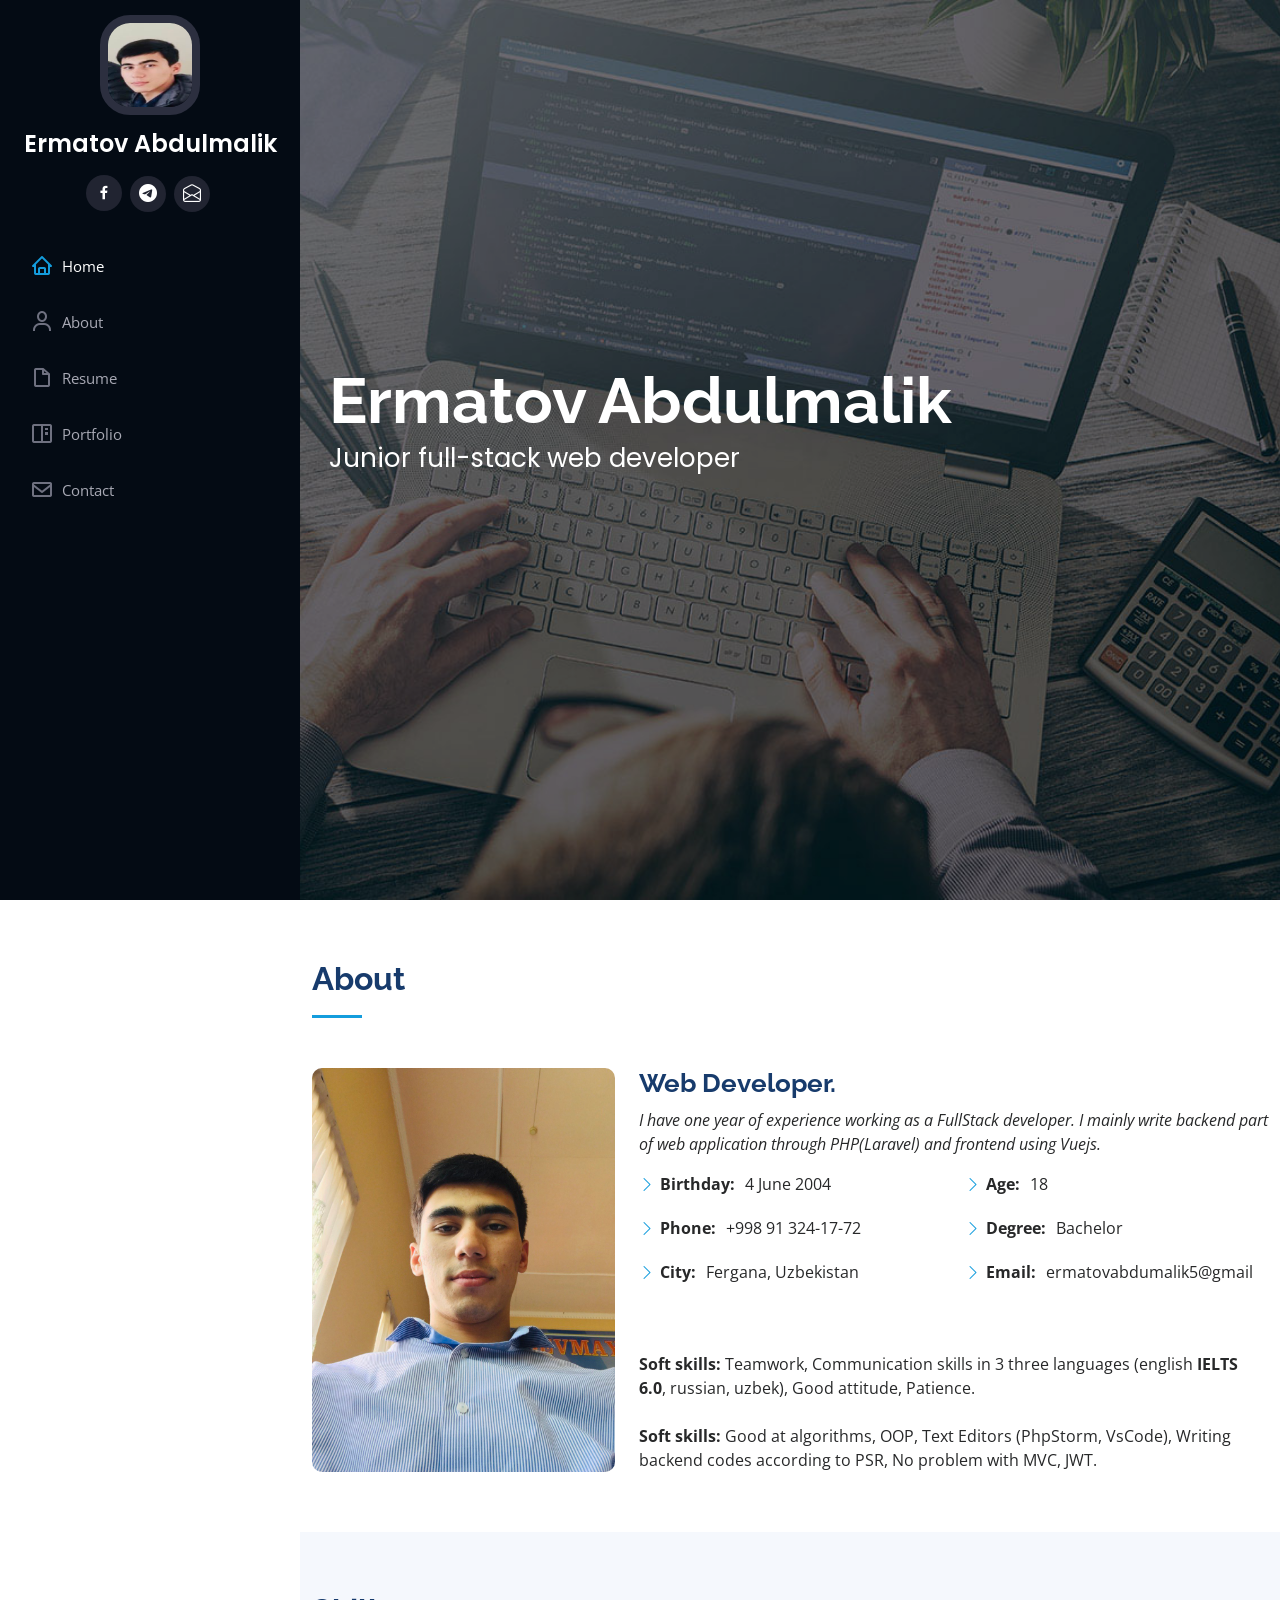
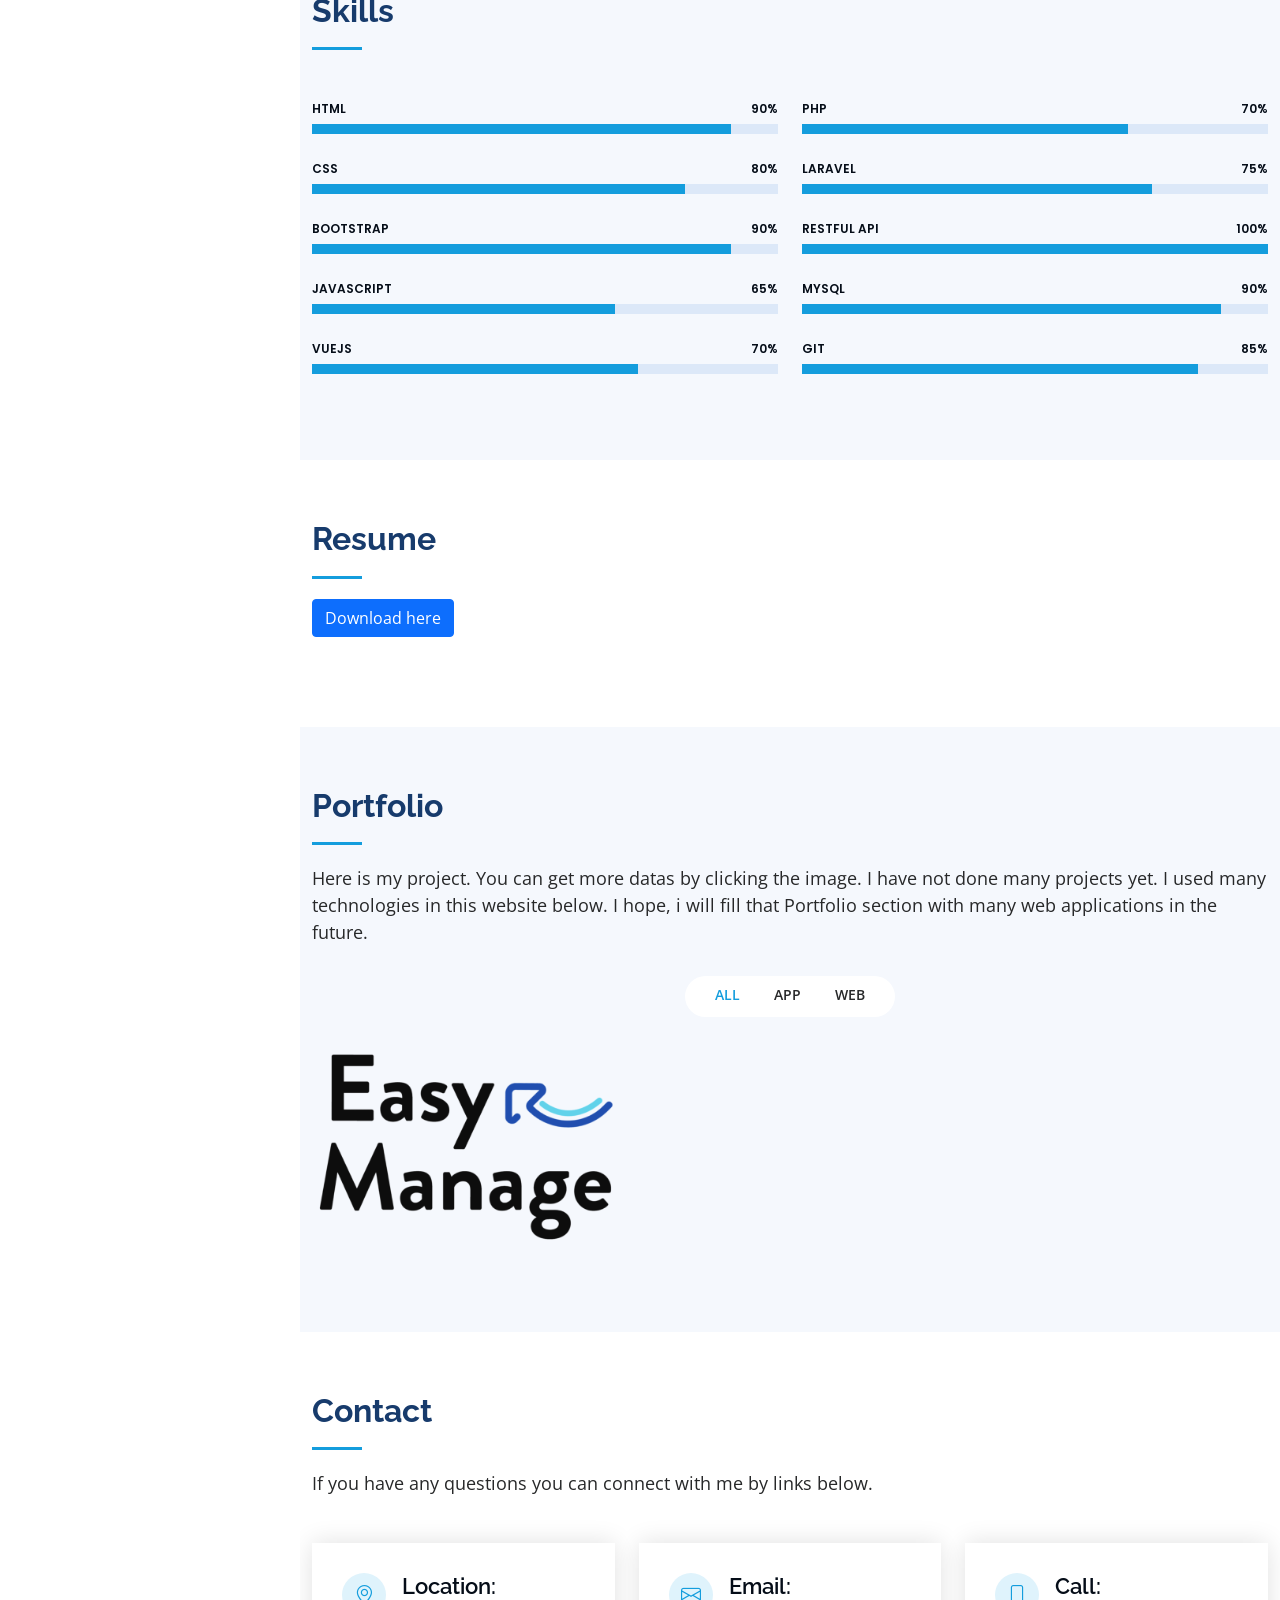
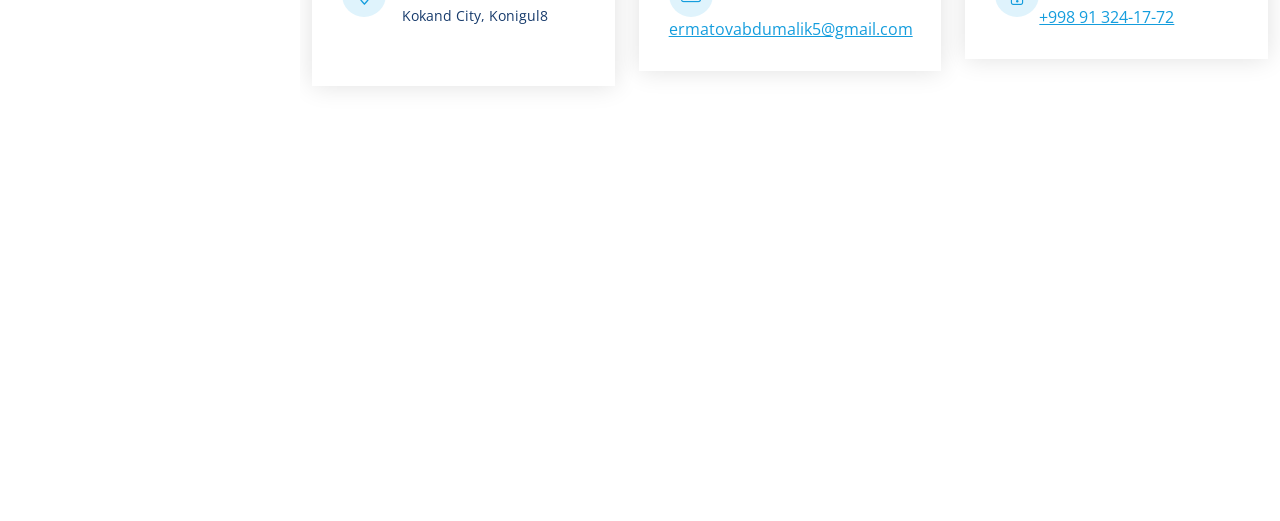
<file: index.html>
<!DOCTYPE html>
<html lang="en">

<head>
  <meta charset="utf-8">
  <meta content="width=device-width, initial-scale=1.0" name="viewport">

  <title>Abdulmalik</title>
  <meta content="" name="description">
  <meta content="" name="keywords">

  <!-- Favicons -->

  <!-- Google Fonts -->
  <link href="https://fonts.googleapis.com/css?family=Open+Sans:300,300i,400,400i,600,600i,700,700i|Raleway:300,300i,400,400i,500,500i,600,600i,700,700i|Poppins:300,300i,400,400i,500,500i,600,600i,700,700i" rel="stylesheet">

  <!-- Vendor CSS Files -->
  <link href="assets/vendor/aos/aos.css" rel="stylesheet">
  <link href="assets/vendor/bootstrap/css/bootstrap.min.css" rel="stylesheet">
  <link href="assets/vendor/bootstrap-icons/bootstrap-icons.css" rel="stylesheet">
  <link href="assets/vendor/boxicons/css/boxicons.min.css" rel="stylesheet">
  <link href="assets/vendor/glightbox/css/glightbox.min.css" rel="stylesheet">
  <link href="assets/vendor/swiper/swiper-bundle.min.css" rel="stylesheet">

  <!-- Template Main CSS File -->
  <link href="assets/css/style.css" rel="stylesheet">

  <!-- =======================================================
  * Template Name: iPortfolio - v3.7.0
  * Template URL: https://bootstrapmade.com/iportfolio-bootstrap-portfolio-websites-template/
  * Author: BootstrapMade.com
  * License: https://bootstrapmade.com/license/
  ======================================================== -->
</head>

<body>

  <!-- ======= Mobile nav toggle button ======= -->
  <i class="bi bi-list mobile-nav-toggle d-xl-none"></i>

  <!-- ======= Header ======= -->
  <header id="header">
    <div class="d-flex flex-column">

      <div class="profile">
        <img src="assets/img/me2.jpg" alt="" class="img-fluid" style="border-radius:30px; height:100px; width:100px">
        <h1 class="text-light"><a href="index.html">Ermatov Abdulmalik</a></h1>
        <div class="social-links mt-3 text-center">
          <a href="https://www.facebook.com/profile.php?id=100048921188845" class="facebook"><i class="bx bxl-facebook"></i></a>
          <a href="https://telegram.me/Abdulmalik2004" class="telegram"><i class="bi bi-telegram"></i></i></a>
          <a href="mailto:ermatovabdumalik5@gmail.com" class="instagram"><i class="bi bi-envelope-open"></i></i></a>
          
        </div>
      </div>

      <nav id="navbar" class="nav-menu navbar">
        <ul>
          <li><a href="#hero" class="nav-link scrollto active"><i class="bx bx-home"></i> <span>Home</span></a></li>
          <li><a href="#about" class="nav-link scrollto"><i class="bx bx-user"></i> <span>About</span></a></li>
          <li><a href="#resume" class="nav-link scrollto"><i class="bx bx-file-blank"></i> <span>Resume</span></a></li>
          <li><a href="#portfolio" class="nav-link scrollto"><i class="bx bx-book-content"></i> <span>Portfolio</span></a></li>
          <li><a href="#contact" class="nav-link scrollto"><i class="bx bx-envelope"></i> <span>Contact</span></a></li>
        </ul>
      </nav><!-- .nav-menu -->
    </div>
  </header><!-- End Header -->

  <!-- ======= Hero Section ======= -->
  <section id="hero" class="d-flex flex-column justify-content-center align-items-center">
    <div class="hero-container" data-aos="fade-in">
      <h1>Ermatov Abdulmalik</h1>
      <p>Junior full-stack web developer</p>
    </div>
  </section><!-- End Hero -->

  <main id="main">

    <!-- ======= About Section ======= -->
    <section id="about" class="about">
      <div class="container">

        <div class="section-title">
          <h2>About</h2>
          <p></p>
        </div>

        <div class="row">
          <div class="col-lg-4" data-aos="fade-right">
            <img src="assets/img/jp.jpg" class="img-fluid" alt="" style="border-radius:10px; ">
          </div>
          <div class="col-lg-8 pt-4 pt-lg-0 content" data-aos="fade-left">
            <h3> Web Developer.</h3>
            <p class="fst-italic">
              I have one year of experience working as a FullStack developer. I mainly
              write backend part of web application through PHP(Laravel) and frontend
              using Vuejs. 
            </p>
            <div class="row">
              <div class="col-lg-6">
                <ul>
                  <li><i class="bi bi-chevron-right"></i> <strong>Birthday:</strong> <span>4 June 2004</span></li>
                  <li><i class="bi bi-chevron-right"></i> <strong>Phone:</strong> <span>+998 91 324-17-72</span></li>
                  <li><i class="bi bi-chevron-right"></i> <strong>City:</strong> <span>Fergana, Uzbekistan</span></li>
                </ul>
              </div>
              <div class="col-lg-6">
                <ul>
                  <li><i class="bi bi-chevron-right"></i> <strong>Age:</strong> <span>18</span></li>
                  <li><i class="bi bi-chevron-right"></i> <strong>Degree:</strong> <span>Bachelor</span></li>
                  <li><i class="bi bi-chevron-right"></i> <strong>Email:</strong> <span>ermatovabdumalik5@gmail</span></li>
                </ul> <br><br>
              </div>
            </div>

            

            <p >
              <b>Soft skills:</b> Teamwork, Communication skills in 3 three languages (english <b>IELTS 6.0</b>, russian, uzbek), Good attitude, Patience. <br><br>
              <b>Soft skills:</b> Good at algorithms, OOP, Text Editors (PhpStorm, VsCode), Writing backend codes according to PSR, No problem with MVC, JWT.
            </p>
          </div>
        </div>

      </div>
    </section><!-- End About Section -->


    <!-- ======= Skills Section ======= -->
    <section id="skills" class="skills section-bg">
      <div class="container">

        <div class="section-title">
          <h2>Skills</h2>
        </div>

        <div class="row skills-content">

          <div class="col-lg-6" data-aos="fade-up">

            <div class="progress">
              <span class="skill">HTML <i class="val">90%</i></span>
              <div class="progress-bar-wrap">
                <div class="progress-bar" role="progressbar" aria-valuenow="90" aria-valuemin="0" aria-valuemax="100"></div>
              </div>
            </div>

            <div class="progress">
              <span class="skill">CSS <i class="val">80%</i></span>
              <div class="progress-bar-wrap">
                <div class="progress-bar" role="progressbar" aria-valuenow="80" aria-valuemin="0" aria-valuemax="100"></div>
              </div>
            </div>

            <div class="progress">
              <span class="skill">Bootstrap <i class="val">90%</i></span>
              <div class="progress-bar-wrap">
                <div class="progress-bar" role="progressbar" aria-valuenow="90" aria-valuemin="0" aria-valuemax="100"></div>
              </div>
            </div>

            <div class="progress">
              <span class="skill">JavaScript <i class="val">65%</i></span>
              <div class="progress-bar-wrap">
                <div class="progress-bar" role="progressbar" aria-valuenow="65" aria-valuemin="0" aria-valuemax="100"></div>
              </div>
            </div>

            <div class="progress">
              <span class="skill">VueJs <i class="val">70%</i></span>
              <div class="progress-bar-wrap">
                <div class="progress-bar" role="progressbar" aria-valuenow="70" aria-valuemin="0" aria-valuemax="100"></div>
              </div>
            </div>

          </div>

          <div class="col-lg-6" data-aos="fade-up" data-aos-delay="100">

            <div class="progress">
              <span class="skill">PHP <i class="val">70%</i></span>
              <div class="progress-bar-wrap">
                <div class="progress-bar" role="progressbar" aria-valuenow="70" aria-valuemin="0" aria-valuemax="100"></div>
              </div>
            </div>

            <div class="progress">
              <span class="skill">Laravel <i class="val">75%</i></span>
              <div class="progress-bar-wrap">
                <div class="progress-bar" role="progressbar" aria-valuenow="75" aria-valuemin="0" aria-valuemax="100"></div>
              </div>
            </div>

            <div class="progress">
              <span class="skill">RESTful API <i class="val">100%</i></span>
              <div class="progress-bar-wrap">
                <div class="progress-bar" role="progressbar" aria-valuenow="100" aria-valuemin="0" aria-valuemax="100"></div>
              </div>
            </div>

            <div class="progress">
              <span class="skill">MySql <i class="val">90%</i></span>
              <div class="progress-bar-wrap">
                <div class="progress-bar" role="progressbar" aria-valuenow="90" aria-valuemin="0" aria-valuemax="100"></div>
              </div>
            </div>

            <div class="progress">
              <span class="skill">Git <i class="val">85%</i></span>
              <div class="progress-bar-wrap">
                <div class="progress-bar" role="progressbar" aria-valuenow="85" aria-valuemin="0" aria-valuemax="100"></div>
              </div>
            </div>

          </div>

        </div>

      </div>
    </section><!-- End Skills Section -->

    <!-- ======= Resume Section ======= -->
    <section id="resume" class="resume">
      <div class="container">

        <div class="section-title">
          <h2>Resume</h2>
          <a href="./resume/MyResume.pdf" download="newfilename" class="btn btn-primary">Download here</a>
        </div>
      </div>
    </section><!-- End Resume Section -->

    <!-- ======= Portfolio Section ======= -->
    <section id="portfolio" class="portfolio section-bg">
      <div class="container">

        <div class="section-title">
          <h2>Portfolio</h2>
          <p style="font-size: 18px; ">
            Here is my project. You can get more datas by clicking the image. I have not done many projects yet. 
            I used many technologies in this website below. I hope, i will fill that Portfolio section with many 
            web applications in the future.
          </p>
        </div>

        <div class="row" data-aos="fade-up">
          <div class="col-lg-12 d-flex justify-content-center">
            <ul id="portfolio-flters">
              <li data-filter="*" class="filter-active">All</li>
              <li data-filter=".filter-app">App</li>
              <li data-filter=".filter-app">Web</li>
            </ul>
          </div>
        </div>

        <div class="row portfolio-container" data-aos="fade-up" data-aos-delay="100">


          
          <div class="col-lg-4 col-md-6 portfolio-item filter-app">
            <div class="portfolio-wrap">
              <img src="assets/img/easymanage_home-768x482.png" class="img-fluid" alt="">
              <div class="portfolio-links">
                <a href="assets/img/portfolio/portfolio-1.jpg" data-gallery="portfolioGallery" class="portfolio-lightbox" title="App 1"><i class="bx bx-plus"></i></a>
                <a href="portfolio-details.html" title="More Details"><i class="bx bx-link"></i></a>
              </div>
            </div>
          </div>

          

        </div>

      </div>
    </section><!-- End Portfolio Section -->

  
    <!-- ======= Contact Section ======= -->
    <section id="contact" class="contact">
      <div class="container">

        <div class="section-title">
          <h2>Contact</h2>
          <p style="font-size: 18px; ">
            If you have any questions you can connect with me by links below. 
          </p>
        </div>

        <div class="row" data-aos="fade-in">

          <div class="col-12 col-md-6 col-lg-4 mt-3">
            <div class="info">
              <div class="address">
                <i class="bi bi-geo-alt"></i>
                <h4>Location:</h4>
                <p>Kokand City, Konigul8</p>
              </div>
            </div>
          </div>

          <div class="col-12 col-md-6 col-lg-4 mt-3">
            <div class="info">
              <div class="email">
                <i class="bi bi-envelope"></i>
                <h4>Email:</h4>
                <a href="mailto:ermatovabdumalik5@gmail.com" style="text-decoration: underline;">ermatovabdumalik5@gmail.com</a>
              </div>
            </div>
          </div>

          <div class="col-12 col-md-6 col-lg-4 mt-3">
            <div class="info">
              <div class="phone">
                <i class="bi bi-phone"></i>
                <h4>Call:</h4>
                <a href="tel:+998913241772" style="text-decoration: underline;">+998 91 324-17-72</a>
              </div>
            </div>
          </div>
            <iframe src="https://www.google.com/maps/embed?pb=!1m18!1m12!1m3!1d15795.922281522944!2d70.89944813803152!3d40.523532082928!2m3!1f0!2f0!3f0!3m2!1i1024!2i768!4f13.1!3m3!1m2!1s0x0%3A0xa512531ea426f5ed!2zNDDCsDMxJzI0LjciTiA3MMKwNTUnNTkuNiJF!5e1!3m2!1sru!2s!4v1653456522273!5m2!1sru!2s" frameborder="0" style="border:0; width: 100%; height: 290px; margin-top: 15px;" allowfullscreen></iframe>
        </div>
      </div>
    </section><!-- End Contact Section -->

  </main><!-- End #main -->



  <a href="#" class="back-to-top d-flex align-items-center justify-content-center"><i class="bi bi-arrow-up-short"></i></a>

  <!-- Vendor JS Files -->
  <script src="assets/vendor/purecounter/purecounter.js"></script>
  <script src="assets/vendor/aos/aos.js"></script>
  <script src="assets/vendor/bootstrap/js/bootstrap.bundle.min.js"></script>
  <script src="assets/vendor/glightbox/js/glightbox.min.js"></script>
  <script src="assets/vendor/isotope-layout/isotope.pkgd.min.js"></script>
  <script src="assets/vendor/swiper/swiper-bundle.min.js"></script>
  <script src="assets/vendor/typed.js/typed.min.js"></script>
  <script src="assets/vendor/waypoints/noframework.waypoints.js"></script>
  <script src="assets/vendor/php-email-form/validate.js"></script>

  <!-- Template Main JS File -->
  <script src="assets/js/main.js"></script>

</body>

</html>
</file>
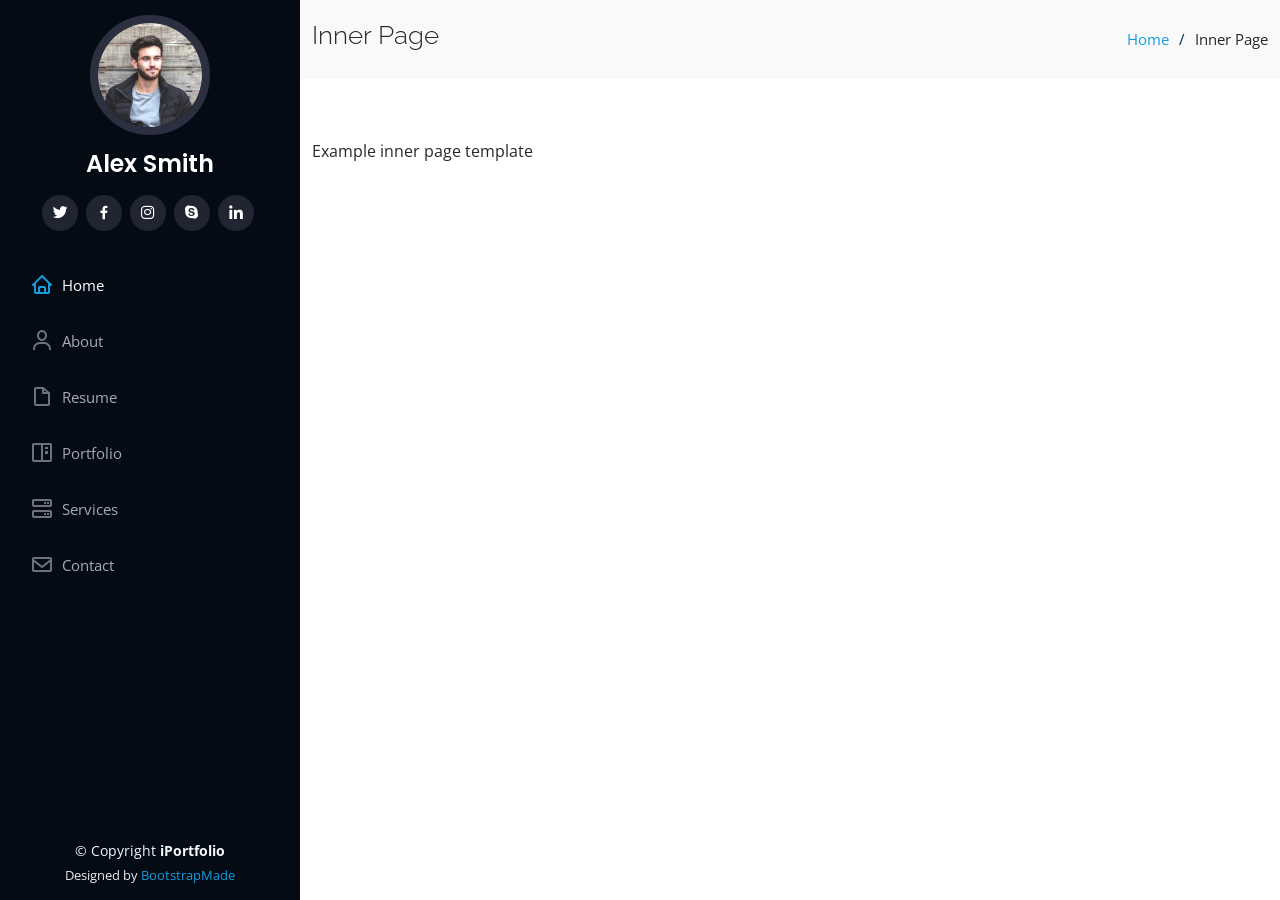
<file: inner-page.html>
<!DOCTYPE html>
<html lang="en">

<head>
  <meta charset="utf-8">
  <meta content="width=device-width, initial-scale=1.0" name="viewport">

  <title>Inner Page - iPortfolio Bootstrap Template</title>
  <meta content="" name="description">
  <meta content="" name="keywords">

  <!-- Favicons -->
  <link href="assets/img/favicon.png" rel="icon">
  <link href="assets/img/apple-touch-icon.png" rel="apple-touch-icon">

  <!-- Google Fonts -->
  <link href="https://fonts.googleapis.com/css?family=Open+Sans:300,300i,400,400i,600,600i,700,700i|Raleway:300,300i,400,400i,500,500i,600,600i,700,700i|Poppins:300,300i,400,400i,500,500i,600,600i,700,700i" rel="stylesheet">

  <!-- Vendor CSS Files -->
  <link href="assets/vendor/aos/aos.css" rel="stylesheet">
  <link href="assets/vendor/bootstrap/css/bootstrap.min.css" rel="stylesheet">
  <link href="assets/vendor/bootstrap-icons/bootstrap-icons.css" rel="stylesheet">
  <link href="assets/vendor/boxicons/css/boxicons.min.css" rel="stylesheet">
  <link href="assets/vendor/glightbox/css/glightbox.min.css" rel="stylesheet">
  <link href="assets/vendor/swiper/swiper-bundle.min.css" rel="stylesheet">

  <!-- Template Main CSS File -->
  <link href="assets/css/style.css" rel="stylesheet">

  <!-- =======================================================
  * Template Name: iPortfolio - v3.7.0
  * Template URL: https://bootstrapmade.com/iportfolio-bootstrap-portfolio-websites-template/
  * Author: BootstrapMade.com
  * License: https://bootstrapmade.com/license/
  ======================================================== -->
</head>

<body>

  <!-- ======= Mobile nav toggle button ======= -->
  <i class="bi bi-list mobile-nav-toggle d-xl-none"></i>

  <!-- ======= Header ======= -->
  <header id="header">
    <div class="d-flex flex-column">

      <div class="profile">
        <img src="assets/img/profile-img.jpg" alt="" class="img-fluid rounded-circle">
        <h1 class="text-light"><a href="index.html">Alex Smith</a></h1>
        <div class="social-links mt-3 text-center">
          <a href="#" class="twitter"><i class="bx bxl-twitter"></i></a>
          <a href="#" class="facebook"><i class="bx bxl-facebook"></i></a>
          <a href="#" class="instagram"><i class="bx bxl-instagram"></i></a>
          <a href="#" class="google-plus"><i class="bx bxl-skype"></i></a>
          <a href="#" class="linkedin"><i class="bx bxl-linkedin"></i></a>
        </div>
      </div>

      <nav id="navbar" class="nav-menu navbar">
        <ul>
          <li><a href="#hero" class="nav-link scrollto active"><i class="bx bx-home"></i> <span>Home</span></a></li>
          <li><a href="#about" class="nav-link scrollto"><i class="bx bx-user"></i> <span>About</span></a></li>
          <li><a href="#resume" class="nav-link scrollto"><i class="bx bx-file-blank"></i> <span>Resume</span></a></li>
          <li><a href="#portfolio" class="nav-link scrollto"><i class="bx bx-book-content"></i> <span>Portfolio</span></a></li>
          <li><a href="#services" class="nav-link scrollto"><i class="bx bx-server"></i> <span>Services</span></a></li>
          <li><a href="#contact" class="nav-link scrollto"><i class="bx bx-envelope"></i> <span>Contact</span></a></li>
        </ul>
      </nav><!-- .nav-menu -->
    </div>
  </header><!-- End Header -->

  <main id="main">

    <!-- ======= Breadcrumbs ======= -->
    <section class="breadcrumbs">
      <div class="container">

        <div class="d-flex justify-content-between align-items-center">
          <h2>Inner Page</h2>
          <ol>
            <li><a href="index.html">Home</a></li>
            <li>Inner Page</li>
          </ol>
        </div>

      </div>
    </section><!-- End Breadcrumbs -->

    <section class="inner-page">
      <div class="container">
        <p>
          Example inner page template
        </p>
      </div>
    </section>

  </main><!-- End #main -->

  <!-- ======= Footer ======= -->
  <footer id="footer">
    <div class="container">
      <div class="copyright">
        &copy; Copyright <strong><span>iPortfolio</span></strong>
      </div>
      <div class="credits">
        <!-- All the links in the footer should remain intact. -->
        <!-- You can delete the links only if you purchased the pro version. -->
        <!-- Licensing information: https://bootstrapmade.com/license/ -->
        <!-- Purchase the pro version with working PHP/AJAX contact form: https://bootstrapmade.com/iportfolio-bootstrap-portfolio-websites-template/ -->
        Designed by <a href="https://bootstrapmade.com/">BootstrapMade</a>
      </div>
    </div>
  </footer><!-- End  Footer -->

  <a href="#" class="back-to-top d-flex align-items-center justify-content-center"><i class="bi bi-arrow-up-short"></i></a>

  <!-- Vendor JS Files -->
  <script src="assets/vendor/purecounter/purecounter.js"></script>
  <script src="assets/vendor/aos/aos.js"></script>
  <script src="assets/vendor/bootstrap/js/bootstrap.bundle.min.js"></script>
  <script src="assets/vendor/glightbox/js/glightbox.min.js"></script>
  <script src="assets/vendor/isotope-layout/isotope.pkgd.min.js"></script>
  <script src="assets/vendor/swiper/swiper-bundle.min.js"></script>
  <script src="assets/vendor/typed.js/typed.min.js"></script>
  <script src="assets/vendor/waypoints/noframework.waypoints.js"></script>
  <script src="assets/vendor/php-email-form/validate.js"></script>

  <!-- Template Main JS File -->
  <script src="assets/js/main.js"></script>

</body>

</html>
</file>
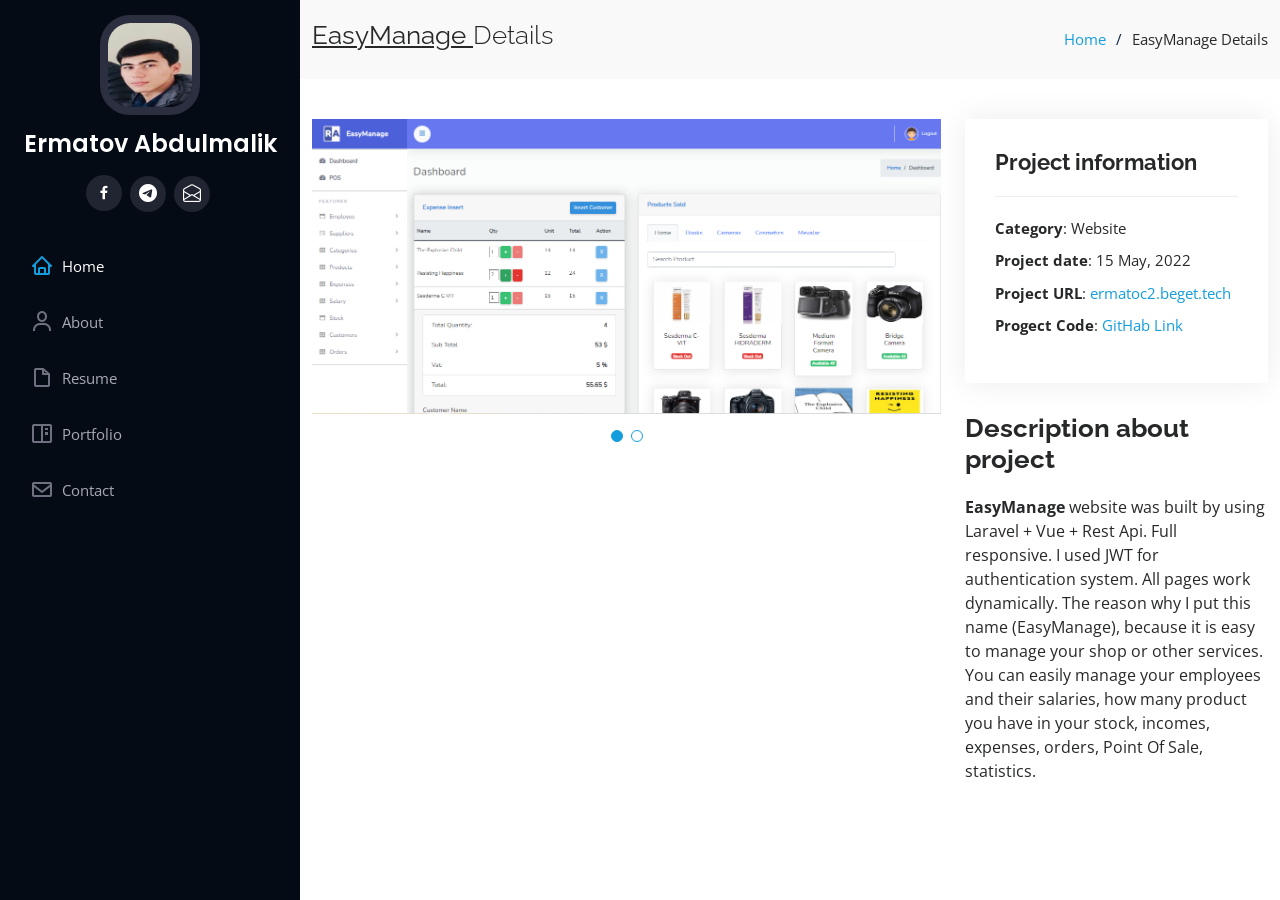
<file: portfolio-details.html>
<!DOCTYPE html>
<html lang="en">

<head>
  <meta charset="utf-8">
  <meta content="width=device-width, initial-scale=1.0" name="viewport">

  <title>Portfolio Details - iPortfolio Bootstrap Template</title>
  <meta content="" name="description">
  <meta content="" name="keywords">

  <!-- Favicons -->
  <link href="assets/img/favicon.png" rel="icon">
  <link href="assets/img/apple-touch-icon.png" rel="apple-touch-icon">

  <!-- Google Fonts -->
  <link href="https://fonts.googleapis.com/css?family=Open+Sans:300,300i,400,400i,600,600i,700,700i|Raleway:300,300i,400,400i,500,500i,600,600i,700,700i|Poppins:300,300i,400,400i,500,500i,600,600i,700,700i" rel="stylesheet">

  <!-- Vendor CSS Files -->
  <link href="assets/vendor/aos/aos.css" rel="stylesheet">
  <link href="assets/vendor/bootstrap/css/bootstrap.min.css" rel="stylesheet">
  <link href="assets/vendor/bootstrap-icons/bootstrap-icons.css" rel="stylesheet">
  <link href="assets/vendor/boxicons/css/boxicons.min.css" rel="stylesheet">
  <link href="assets/vendor/glightbox/css/glightbox.min.css" rel="stylesheet">
  <link href="assets/vendor/swiper/swiper-bundle.min.css" rel="stylesheet">

  <!-- Template Main CSS File -->
  <link href="assets/css/style.css" rel="stylesheet">

  <!-- =======================================================
  * Template Name: iPortfolio - v3.7.0
  * Template URL: https://bootstrapmade.com/iportfolio-bootstrap-portfolio-websites-template/
  * Author: BootstrapMade.com
  * License: https://bootstrapmade.com/license/
  ======================================================== -->
</head>

<body>

  <!-- ======= Mobile nav toggle button ======= -->
  <i class="bi bi-list mobile-nav-toggle d-xl-none"></i>

  <!-- ======= Header ======= -->
  <header id="header">
    <div class="d-flex flex-column">

      <div class="profile">
        <img src="assets/img/me2.jpg" alt="" class="img-fluid" style="border-radius:30px; height:100px; width:100px">
        <h1 class="text-light"><a href="index.html">Ermatov Abdulmalik</a></h1>
        <div class="social-links mt-3 text-center">
          <a href="https://www.facebook.com/profile.php?id=100048921188845" class="facebook"><i
              class="bx bxl-facebook"></i></a>
          <a href="https://telegram.me/Abdulmalik2004" class="telegram"><i class="bi bi-telegram"></i></i></a>
          <a href="mailto:ermatovabdumalik5@gmail.com" class="instagram"><i class="bi bi-envelope-open"></i></i></a>
      
        </div>
      </div>

      <nav id="navbar" class="nav-menu navbar">
        <ul>
          <li><a href="#hero" class="nav-link scrollto active"><i class="bx bx-home"></i> <span>Home</span></a></li>
          <li><a href="#about" class="nav-link scrollto"><i class="bx bx-user"></i> <span>About</span></a></li>
          <li><a href="#resume" class="nav-link scrollto"><i class="bx bx-file-blank"></i> <span>Resume</span></a></li>
          <li><a href="#portfolio" class="nav-link scrollto"><i class="bx bx-book-content"></i> <span>Portfolio</span></a></li>
          <li><a href="#contact" class="nav-link scrollto"><i class="bx bx-envelope"></i> <span>Contact</span></a></li>
        </ul>
      </nav><!-- .nav-menu -->
    </div>
  </header><!-- End Header -->

  <main id="main">

    <!-- ======= Breadcrumbs ======= -->
    <section id="breadcrumbs" class="breadcrumbs">
      <div class="container">

        <div class="d-flex justify-content-between align-items-center">
          <h2><b style="text-decoration: underline;">EasyManage </b> Details</h2>
          <ol>
            <li><a href="index.html">Home</a></li>
            <li>EasyManage Details</li>
          </ol>
        </div>

      </div>
    </section><!-- End Breadcrumbs -->

    <!-- ======= Portfolio Details Section ======= -->
    <section id="portfolio-details" class="portfolio-details">
      <div class="container">

        <div class="row gy-4">

          <div class="col-lg-8">
            <div class="portfolio-details-slider swiper" >
              <div class="swiper-wrapper align-items-center">

                <div class="swiper-slide">
                  <img src="assets/img/Screenshot1.png" alt="">
                </div>

                <div class="swiper-slide">
                  <img src="assets/img/Screenshot2.png" alt="">
                </div>

              </div>
              <div class="swiper-pagination"></div>
            </div>
          </div>

          <div class="col-lg-4">
            <div class="portfolio-info">
              <h3>Project information</h3>
              <ul>
                <li><strong>Category</strong>: Website</li>
                <li><strong>Project date</strong>: 15 May, 2022</li>
                <li><strong>Project URL</strong>: <a href="http://ermatoc2.beget.tech">ermatoc2.beget.tech</a></li>
                <li><strong>Progect Code</strong>: <a href="https://github.com/Abdumalik2022/easymanage/tree/master">GitHab Link</a> </li>
              </ul>
            </div>
            <div class="portfolio-description">
              <h2>Description about project</h2>
              <p>
                <b>EasyManage</b> website was built by using Laravel + Vue + Rest Api. Full responsive. I used JWT for authentication system. 
                All pages work dynamically.
                The reason why I put this
                name (EasyManage), because it is easy to manage your shop or other services. You can easily manage
                your employees and their salaries, how many product you have in your stock, incomes, expenses, orders,
                Point Of Sale, statistics. 
              </p>
            </div>
          </div>

        </div>

      </div>
    </section><!-- End Portfolio Details Section -->

  </main><!-- End #main -->


  <a href="#" class="back-to-top d-flex align-items-center justify-content-center"><i class="bi bi-arrow-up-short"></i></a>

  <!-- Vendor JS Files -->
  <script src="assets/vendor/purecounter/purecounter.js"></script>
  <script src="assets/vendor/aos/aos.js"></script>
  <script src="assets/vendor/bootstrap/js/bootstrap.bundle.min.js"></script>
  <script src="assets/vendor/glightbox/js/glightbox.min.js"></script>
  <script src="assets/vendor/isotope-layout/isotope.pkgd.min.js"></script>
  <script src="assets/vendor/swiper/swiper-bundle.min.js"></script>
  <script src="assets/vendor/typed.js/typed.min.js"></script>
  <script src="assets/vendor/waypoints/noframework.waypoints.js"></script>
  <script src="assets/vendor/php-email-form/validate.js"></script>

  <!-- Template Main JS File -->
  <script src="assets/js/main.js"></script>

</body>

</html>
</file>
<file: assets/css/style.css>
/**
* Template Name: iPortfolio - v3.7.0
* Template URL: https://bootstrapmade.com/iportfolio-bootstrap-portfolio-websites-template/
* Author: BootstrapMade.com
* License: https://bootstrapmade.com/license/
*/

/*--------------------------------------------------------------
# General
--------------------------------------------------------------*/

body {
  font-family: "Open Sans", sans-serif;
  color: #272829;
}

a {
  color: #149ddd;
  text-decoration: none;
}

a:hover {
  color: #37b3ed;
  text-decoration: none;
}

h1, h2, h3, h4, h5, h6 {
  font-family: "Raleway", sans-serif;
}

/*--------------------------------------------------------------
# Back to top button
--------------------------------------------------------------*/
.back-to-top {
  position: fixed;
  visibility: hidden;
  opacity: 0;
  right: 15px;
  bottom: 15px;
  z-index: 996;
  background: #149ddd;
  width: 40px;
  height: 40px;
  border-radius: 50px;
  transition: all 0.4s;
}
.back-to-top i {
  font-size: 28px;
  color: #fff;
  line-height: 0;
}
.back-to-top:hover {
  background: #2eafec;
  color: #fff;
}
.back-to-top.active {
  visibility: visible;
  opacity: 1;
}

/*--------------------------------------------------------------
# Header
--------------------------------------------------------------*/
#header {
  position: fixed;
  top: 0;
  left: 0;
  bottom: 0;
  width: 300px;
  transition: all ease-in-out 0.5s;
  z-index: 9997;
  transition: all 0.5s;
  padding: 0 15px;
  background: #040b14;
  overflow-y: auto;
}
#header .profile img {
  margin: 15px auto;
  display: block;
  width: 120px;
  border: 8px solid #2c2f3f;
}
#header .profile h1 {
  font-size: 24px;
  margin: 0;
  padding: 0;
  font-weight: 600;
  -moz-text-align-last: center;
  text-align-last: center;
  font-family: "Poppins", sans-serif;
}
#header .profile h1 a, #header .profile h1 a:hover {
  color: #fff;
  text-decoration: none;
}
#header .profile .social-links a {
  font-size: 18px;
  display: inline-block;
  background: #212431;
  color: #fff;
  line-height: 1;
  padding: 8px 0;
  margin-right: 4px;
  border-radius: 50%;
  text-align: center;
  width: 36px;
  height: 36px;
  transition: 0.3s;
}
#header .profile .social-links a:hover {
  background: #149ddd;
  color: #fff;
  text-decoration: none;
}

#main {
  margin-left: 300px;
}

@media (max-width: 1199px) {
  #header {
    left: -300px;
  }

  #main {
    margin-left: 0;
  }
}
/*--------------------------------------------------------------
# Navigation Menu
--------------------------------------------------------------*/
/* Desktop Navigation */
.nav-menu {
  padding: 30px 0 0 0;
}
.nav-menu * {
  margin: 0;
  padding: 0;
  list-style: none;
}
.nav-menu > ul > li {
  position: relative;
  white-space: nowrap;
}
.nav-menu a, .nav-menu a:focus {
  display: flex;
  align-items: center;
  color: #a8a9b4;
  padding: 12px 15px;
  margin-bottom: 8px;
  transition: 0.3s;
  font-size: 15px;
}
.nav-menu a i, .nav-menu a:focus i {
  font-size: 24px;
  padding-right: 8px;
  color: #6f7180;
}
.nav-menu a:hover, .nav-menu .active, .nav-menu .active:focus, .nav-menu li:hover > a {
  text-decoration: none;
  color: #fff;
}
.nav-menu a:hover i, .nav-menu .active i, .nav-menu .active:focus i, .nav-menu li:hover > a i {
  color: #149ddd;
}

/* Mobile Navigation */
.mobile-nav-toggle {
  position: fixed;
  right: 15px;
  top: 15px;
  z-index: 9998;
  border: 0;
  font-size: 24px;
  transition: all 0.4s;
  outline: none !important;
  background-color: #149ddd;
  color: #fff;
  width: 40px;
  height: 40px;
  display: inline-flex;
  align-items: center;
  justify-content: center;
  line-height: 0;
  border-radius: 50px;
  cursor: pointer;
}

.mobile-nav-active {
  overflow: hidden;
}
.mobile-nav-active #header {
  left: 0;
}

/*--------------------------------------------------------------
# Hero Section
--------------------------------------------------------------*/
#hero {
  width: 100%;
  height: 100vh;
  background: url("../img/computer-science-programming.jpg")  center;
  background-size: cover;
}
#hero:before {
  content: "";
  background: rgba(5, 13, 24, 0.3);
  position: absolute;
  bottom: 0;
  top: 0;
  left: 0;
  right: 0;
  z-index: 1;
}
#hero .hero-container {
  position: relative;
  z-index: 2;
  min-width: 300px;
}
#hero h1 {
  margin: 0 0 10px 0px;
  font-size: 64px;
  font-weight: 700;
  line-height: 56px;
  color: #fff;
}
#hero p {
  color: #fff;
  margin-bottom: 50px;
  font-size: 26px;
  font-family: "Poppins", sans-serif;
}
#hero p span {
  color: #fff;
  padding-bottom: 4px;
  letter-spacing: 1px;
  border-bottom: 3px solid #149ddd;
}
@media (min-width: 1024px) {
  #hero {
    background-attachment: fixed;
  }
}
@media (max-width: 768px) {
  #hero h1 {
    font-size: 30px;
    line-height: 36px;
    margin: 0 0 10px 30px;
  }
  #hero h2 {
    font-size: 18px;
    line-height: 24px;
    margin-bottom: 30px;
  }
  #hero p {
    color: #fff;
    margin-bottom: 50px;
    margin-left: 30px;
    font-size: 23px;
    font-family: "Poppins", sans-serif;
  }
}

/*--------------------------------------------------------------
# Sections General
--------------------------------------------------------------*/
section {
  padding: 60px 0;
  overflow: hidden;
}

.section-bg {
  background: #f5f8fd;
}

.section-title {
  padding-bottom: 30px;
}
.section-title h2 {
  font-size: 32px;
  font-weight: bold;
  margin-bottom: 20px;
  padding-bottom: 20px;
  position: relative;
  color: #173b6c;
}
.section-title h2::after {
  content: "";
  position: absolute;
  display: block;
  width: 50px;
  height: 3px;
  background: #149ddd;
  bottom: 0;
  left: 0;
}
.section-title p {
  margin-bottom: 0;
}

/*--------------------------------------------------------------
# About
--------------------------------------------------------------*/
.about .content h3 {
  font-weight: 700;
  font-size: 26px;
  color: #173b6c;
}
.about .content ul {
  list-style: none;
  padding: 0;
}
.about .content ul li {
  margin-bottom: 20px;
  display: flex;
  align-items: center;
}
.about .content ul strong {
  margin-right: 10px;
}
.about .content ul i {
  font-size: 16px;
  margin-right: 5px;
  color: #149ddd;
  line-height: 0;
}
.about .content p:last-child {
  margin-bottom: 0;
}

/*--------------------------------------------------------------
# Facts
--------------------------------------------------------------*/
.facts {
  padding-bottom: 30px;
}
.facts .count-box {
  padding: 30px;
  width: 100%;
}
.facts .count-box i {
  display: block;
  font-size: 44px;
  color: #149ddd;
  float: left;
  line-height: 0;
}
.facts .count-box span {
  font-size: 48px;
  line-height: 40px;
  display: block;
  font-weight: 700;
  color: #050d18;
  margin-left: 60px;
}
.facts .count-box p {
  padding: 15px 0 0 0;
  margin: 0 0 0 60px;
  font-family: "Raleway", sans-serif;
  font-size: 14px;
  color: #122f57;
}
.facts .count-box a {
  font-weight: 600;
  display: block;
  margin-top: 20px;
  color: #122f57;
  font-size: 15px;
  font-family: "Poppins", sans-serif;
  transition: ease-in-out 0.3s;
}
.facts .count-box a:hover {
  color: #1f5297;
}

/*--------------------------------------------------------------
# Akills
--------------------------------------------------------------*/
.skills .progress {
  height: 60px;
  display: block;
  background: none;
  border-radius: 0;
}
.skills .progress .skill {
  padding: 0;
  margin: 0 0 6px 0;
  text-transform: uppercase;
  display: block;
  font-weight: 600;
  font-family: "Poppins", sans-serif;
  color: #050d18;
}
.skills .progress .skill .val {
  float: right;
  font-style: normal;
}
.skills .progress-bar-wrap {
  background: #dce8f8;
  height: 10px;
}
.skills .progress-bar {
  width: 1px;
  height: 10px;
  transition: 0.9s;
  background-color: #149ddd;
}

/*--------------------------------------------------------------
# Resume
--------------------------------------------------------------*/
.resume .resume-title {
  font-size: 26px;
  font-weight: 700;
  margin-top: 20px;
  margin-bottom: 20px;
  color: #050d18;
}
.resume .resume-item {
  padding: 0 0 20px 20px;
  margin-top: -2px;
  border-left: 2px solid #1f5297;
  position: relative;
}
.resume .resume-item h4 {
  line-height: 18px;
  font-size: 18px;
  font-weight: 600;
  text-transform: uppercase;
  font-family: "Poppins", sans-serif;
  color: #050d18;
  margin-bottom: 10px;
}
.resume .resume-item h5 {
  font-size: 16px;
  background: #e4edf9;
  padding: 5px 15px;
  display: inline-block;
  font-weight: 600;
  margin-bottom: 10px;
}
.resume .resume-item ul {
  padding-left: 20px;
}
.resume .resume-item ul li {
  padding-bottom: 10px;
}
.resume .resume-item:last-child {
  padding-bottom: 0;
}
.resume .resume-item::before {
  content: "";
  position: absolute;
  width: 16px;
  height: 16px;
  border-radius: 50px;
  left: -9px;
  top: 0;
  background: #fff;
  border: 2px solid #1f5297;
}

/*--------------------------------------------------------------
# Portfolio
--------------------------------------------------------------*/
.portfolio .portfolio-item {
  margin-bottom: 30px;
}
.portfolio #portfolio-flters {
  padding: 0;
  margin: 0 auto 35px auto;
  list-style: none;
  text-align: center;
  background: #fff;
  border-radius: 50px;
  padding: 2px 15px;
}
.portfolio #portfolio-flters li {
  cursor: pointer;
  display: inline-block;
  padding: 10px 15px 8px 15px;
  font-size: 14px;
  font-weight: 600;
  line-height: 1;
  text-transform: uppercase;
  color: #272829;
  margin-bottom: 5px;
  transition: all 0.3s ease-in-out;
}
.portfolio #portfolio-flters li:hover, .portfolio #portfolio-flters li.filter-active {
  color: #149ddd;
}
.portfolio #portfolio-flters li:last-child {
  margin-right: 0;
}
.portfolio .portfolio-wrap {
  transition: 0.3s;
  position: relative;
  overflow: hidden;
  z-index: 1;
}
.portfolio .portfolio-wrap::before {
  content: "";
  background: rgba(255, 255, 255, 0.5);
  position: absolute;
  left: 0;
  right: 0;
  top: 0;
  bottom: 0;
  transition: all ease-in-out 0.3s;
  z-index: 2;
  opacity: 0;
}
.portfolio .portfolio-wrap .portfolio-links {
  opacity: 1;
  left: 0;
  right: 0;
  bottom: -60px;
  z-index: 3;
  position: absolute;
  transition: all ease-in-out 0.3s;
  display: flex;
  justify-content: center;
}
.portfolio .portfolio-wrap .portfolio-links a {
  color: #fff;
  font-size: 28px;
  text-align: center;
  background: rgba(20, 157, 221, 0.75);
  transition: 0.3s;
  width: 50%;
}
.portfolio .portfolio-wrap .portfolio-links a:hover {
  background: rgba(20, 157, 221, 0.95);
}
.portfolio .portfolio-wrap .portfolio-links a + a {
  border-left: 1px solid #37b3ed;
}
.portfolio .portfolio-wrap:hover::before {
  top: 0;
  left: 0;
  right: 0;
  bottom: 0;
  opacity: 1;
}
.portfolio .portfolio-wrap:hover .portfolio-links {
  opacity: 1;
  bottom: 0;
}

/*--------------------------------------------------------------
# Portfolio Details
--------------------------------------------------------------*/
.portfolio-details {
  padding-top: 40px;
}
.portfolio-details .portfolio-details-slider img {
  width: 100%;
}
.portfolio-details .portfolio-details-slider .swiper-pagination {
  margin-top: 20px;
  position: relative;
}
.portfolio-details .portfolio-details-slider .swiper-pagination .swiper-pagination-bullet {
  width: 12px;
  height: 12px;
  background-color: #fff;
  opacity: 1;
  border: 1px solid #149ddd;
}
.portfolio-details .portfolio-details-slider .swiper-pagination .swiper-pagination-bullet-active {
  background-color: #149ddd;
}
.portfolio-details .portfolio-info {
  padding: 30px;
  box-shadow: 0px 0 30px rgba(5, 13, 24, 0.08);
}
.portfolio-details .portfolio-info h3 {
  font-size: 22px;
  font-weight: 700;
  margin-bottom: 20px;
  padding-bottom: 20px;
  border-bottom: 1px solid #eee;
}
.portfolio-details .portfolio-info ul {
  list-style: none;
  padding: 0;
  font-size: 15px;
}
.portfolio-details .portfolio-info ul li + li {
  margin-top: 10px;
}
.portfolio-details .portfolio-description {
  padding-top: 30px;
}
.portfolio-details .portfolio-description h2 {
  font-size: 26px;
  font-weight: 700;
  margin-bottom: 20px;
}
.portfolio-details .portfolio-description p {
  padding: 0;
}

/*--------------------------------------------------------------
# Services
--------------------------------------------------------------*/
.services .icon-box {
  margin-bottom: 20px;
}
.services .icon {
  float: left;
  display: flex;
  align-items: center;
  justify-content: center;
  width: 54px;
  height: 54px;
  background: #149ddd;
  border-radius: 50%;
  transition: 0.5s;
  border: 1px solid #149ddd;
}
.services .icon i {
  color: #fff;
  font-size: 24px;
  line-height: 0;
}
.services .icon-box:hover .icon {
  background: #fff;
}
.services .icon-box:hover .icon i {
  color: #149ddd;
}
.services .title {
  margin-left: 80px;
  font-weight: 700;
  margin-bottom: 15px;
  font-size: 18px;
}
.services .title a {
  color: #343a40;
}
.services .title a:hover {
  color: #149ddd;
}
.services .description {
  margin-left: 80px;
  line-height: 24px;
  font-size: 14px;
}

/*--------------------------------------------------------------
# Testimonials
--------------------------------------------------------------*/
.testimonials .testimonials-carousel, .testimonials .testimonials-slider {
  overflow: hidden;
}
.testimonials .testimonial-item {
  box-sizing: content-box;
  text-align: center;
  min-height: 320px;
}
.testimonials .testimonial-item .testimonial-img {
  width: 90px;
  border-radius: 50%;
  margin: 0 auto;
}
.testimonials .testimonial-item h3 {
  font-size: 18px;
  font-weight: bold;
  margin: 10px 0 5px 0;
  color: #111;
}
.testimonials .testimonial-item h4 {
  font-size: 14px;
  color: #999;
  margin: 0;
}
.testimonials .testimonial-item .quote-icon-left, .testimonials .testimonial-item .quote-icon-right {
  color: #c3e8fa;
  font-size: 26px;
}
.testimonials .testimonial-item .quote-icon-left {
  display: inline-block;
  left: -5px;
  position: relative;
}
.testimonials .testimonial-item .quote-icon-right {
  display: inline-block;
  right: -5px;
  position: relative;
  top: 10px;
}
.testimonials .testimonial-item p {
  font-style: italic;
  margin: 0 15px 15px 15px;
  padding: 20px;
  background: #fff;
  position: relative;
  margin-bottom: 35px;
  border-radius: 6px;
  box-shadow: 0px 2px 15px rgba(0, 0, 0, 0.1);
}
.testimonials .testimonial-item p::after {
  content: "";
  width: 0;
  height: 0;
  border-top: 20px solid #fff;
  border-right: 20px solid transparent;
  border-left: 20px solid transparent;
  position: absolute;
  bottom: -20px;
  left: calc(50% - 20px);
}
.testimonials .swiper-pagination {
  margin-top: 20px;
  position: relative;
}
.testimonials .swiper-pagination .swiper-pagination-bullet {
  width: 12px;
  height: 12px;
  background-color: #fff;
  opacity: 1;
  border: 1px solid #149ddd;
}
.testimonials .swiper-pagination .swiper-pagination-bullet-active {
  background-color: #149ddd;
}

/*--------------------------------------------------------------
# Contact
--------------------------------------------------------------*/
.contact {
  padding-bottom: 130px;
}
.contact .info {
  padding: 30px;
  background: #fff;
  width: 100%;
  box-shadow: 0 0 24px 0 rgba(0, 0, 0, 0.12);
}
.contact .info i {
  font-size: 20px;
  color: #149ddd;
  float: left;
  width: 44px;
  height: 44px;
  background: #dff3fc;
  display: flex;
  justify-content: center;
  align-items: center;
  border-radius: 50px;
  transition: all 0.3s ease-in-out;
}
.contact .info h4 {
  padding: 0 0 0 60px;
  font-size: 22px;
  font-weight: 600;
  margin-bottom: 5px;
  color: #050d18;
}
.contact .info p {
  padding: 0 0 10px 60px;
  margin-bottom: 20px;
  font-size: 14px;
  color: #173b6c;
}
.contact .info .email p {
  padding-top: 5px;
}
.contact .info .social-links {
  padding-left: 60px;
}
.contact .info .social-links a {
  font-size: 18px;
  display: inline-block;
  background: #333;
  color: #fff;
  line-height: 1;
  padding: 8px 0;
  border-radius: 50%;
  text-align: center;
  width: 36px;
  height: 36px;
  transition: 0.3s;
  margin-right: 10px;
}
.contact .info .social-links a:hover {
  background: #149ddd;
  color: #fff;
}
.contact .info .email:hover i, .contact .info .address:hover i, .contact .info .phone:hover i {
  background: #149ddd;
  color: #fff;
}
.contact .php-email-form {
  width: 100%;
  padding: 30px;
  background: #fff;
  box-shadow: 0 0 24px 0 rgba(0, 0, 0, 0.12);
}
.contact .php-email-form .form-group {
  padding-bottom: 8px;
}
.contact .php-email-form .validate {
  display: none;
  color: red;
  margin: 0 0 15px 0;
  font-weight: 400;
  font-size: 13px;
}
.contact .php-email-form .error-message {
  display: none;
  color: #fff;
  background: #ed3c0d;
  text-align: left;
  padding: 15px;
  font-weight: 600;
}
.contact .php-email-form .error-message br + br {
  margin-top: 25px;
}
.contact .php-email-form .sent-message {
  display: none;
  color: #fff;
  background: #18d26e;
  text-align: center;
  padding: 15px;
  font-weight: 600;
}
.contact .php-email-form .loading {
  display: none;
  background: #fff;
  text-align: center;
  padding: 15px;
}
.contact .php-email-form .loading:before {
  content: "";
  display: inline-block;
  border-radius: 50%;
  width: 24px;
  height: 24px;
  margin: 0 10px -6px 0;
  border: 3px solid #18d26e;
  border-top-color: #eee;
  -webkit-animation: animate-loading 1s linear infinite;
  animation: animate-loading 1s linear infinite;
}
.contact .php-email-form .form-group {
  margin-bottom: 15px;
}
.contact .php-email-form label {
  padding-bottom: 8px;
}
.contact .php-email-form input, .contact .php-email-form textarea {
  border-radius: 0;
  box-shadow: none;
  font-size: 14px;
}
.contact .php-email-form input {
  height: 44px;
}
.contact .php-email-form textarea {
  padding: 10px 15px;
}
.contact .php-email-form button[type=submit] {
  background: #149ddd;
  border: 0;
  padding: 10px 24px;
  color: #fff;
  transition: 0.4s;
  border-radius: 4px;
}
.contact .php-email-form button[type=submit]:hover {
  background: #37b3ed;
}
@-webkit-keyframes animate-loading {
  0% {
    transform: rotate(0deg);
  }
  100% {
    transform: rotate(360deg);
  }
}
@keyframes animate-loading {
  0% {
    transform: rotate(0deg);
  }
  100% {
    transform: rotate(360deg);
  }
}

/*--------------------------------------------------------------
# Breadcrumbs
--------------------------------------------------------------*/
.breadcrumbs {
  padding: 20px 0;
  background: #f9f9f9;
}
.breadcrumbs h2 {
  font-size: 26px;
  font-weight: 300;
}
.breadcrumbs ol {
  display: flex;
  flex-wrap: wrap;
  list-style: none;
  padding: 0;
  margin: 0;
  font-size: 15px;
}
.breadcrumbs ol li + li {
  padding-left: 10px;
}
.breadcrumbs ol li + li::before {
  display: inline-block;
  padding-right: 10px;
  color: #0e2442;
  content: "/";
}
@media (max-width: 768px) {
  .breadcrumbs .d-flex {
    display: block !important;
  }
  .breadcrumbs ol {
    display: block;
  }
  .breadcrumbs ol li {
    display: inline-block;
  }
}

/*--------------------------------------------------------------
# Footer
--------------------------------------------------------------*/
#footer {
  padding: 15px;
  color: #f4f6fd;
  font-size: 14px;
  position: fixed;
  left: 0;
  bottom: 0;
  width: 300px;
  z-index: 9999;
  background: #040b14;
}
#footer .copyright {
  text-align: center;
}
#footer .credits {
  padding-top: 5px;
  text-align: center;
  font-size: 13px;
  color: #eaebf0;
}
@media (max-width: 1199px) {
  #footer {
    position: static;
    width: auto;
    padding-right: 20px 15px;
  }
}
</file>
